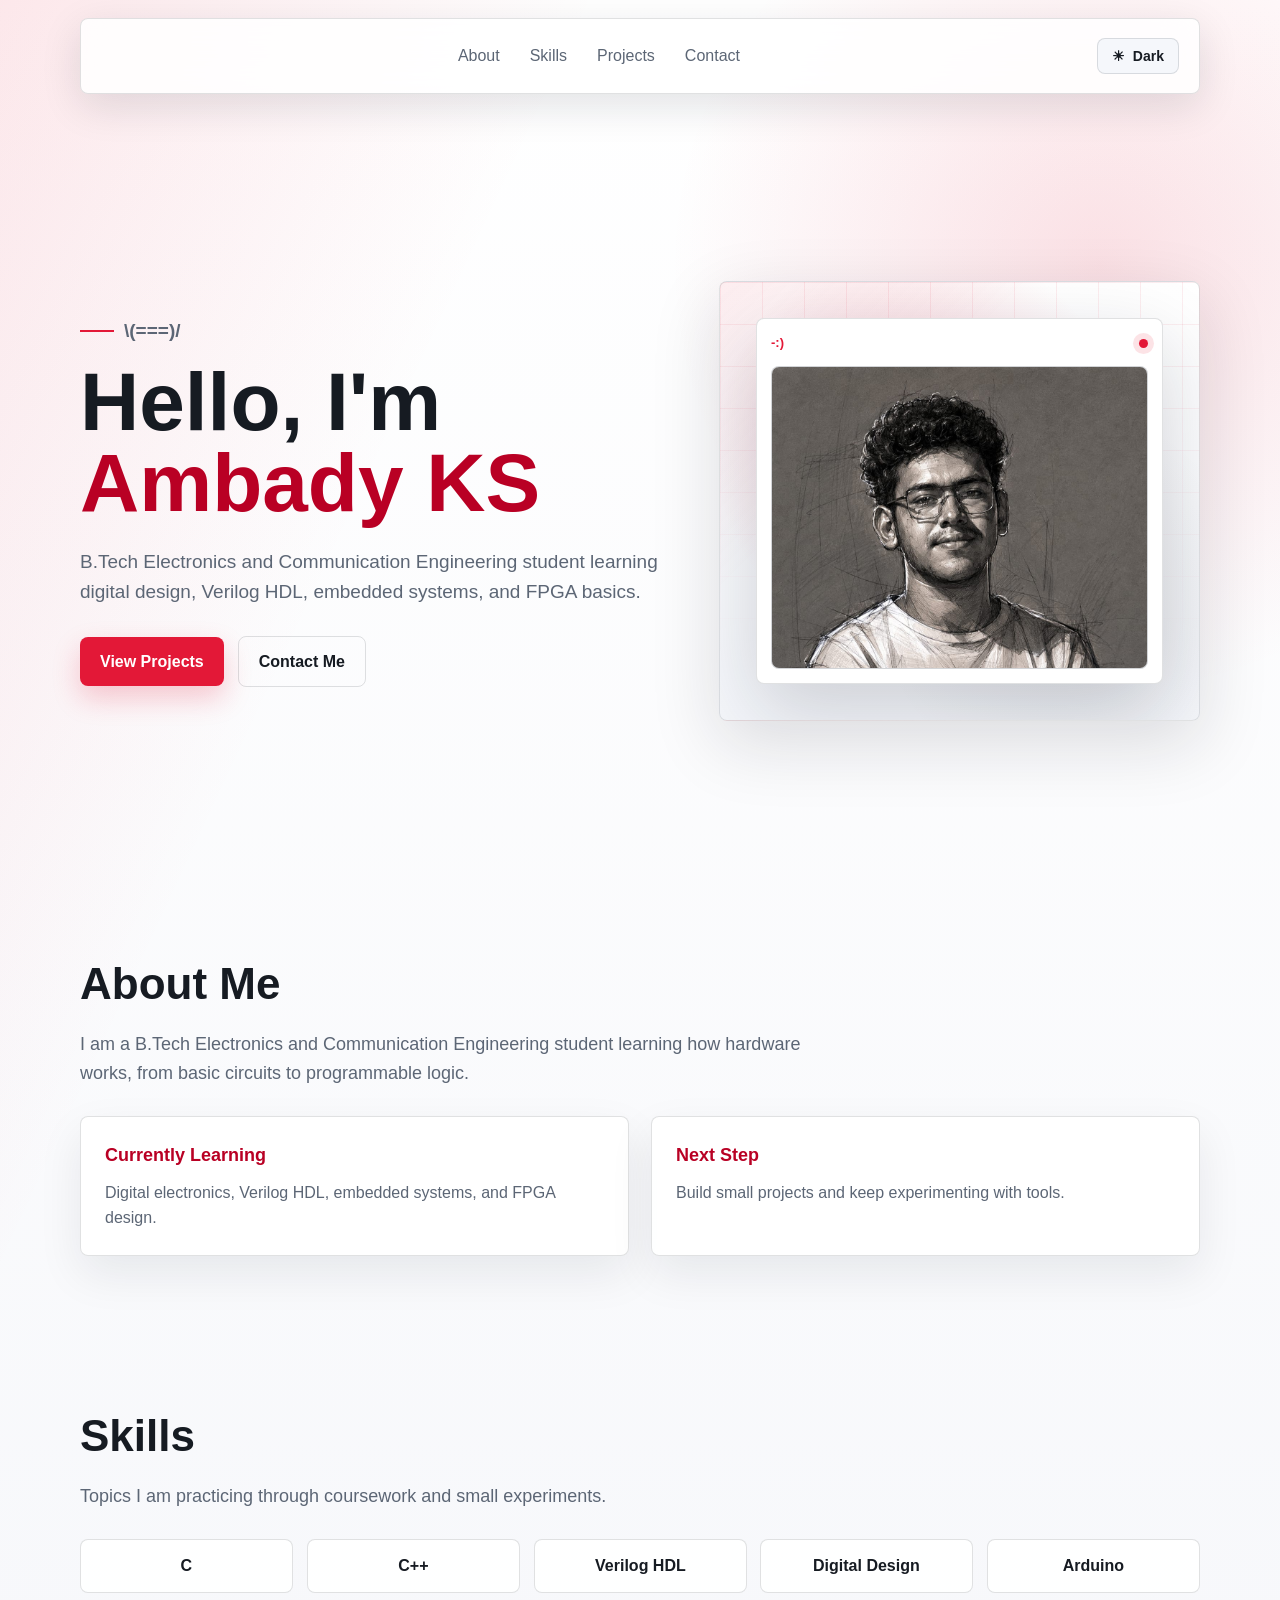
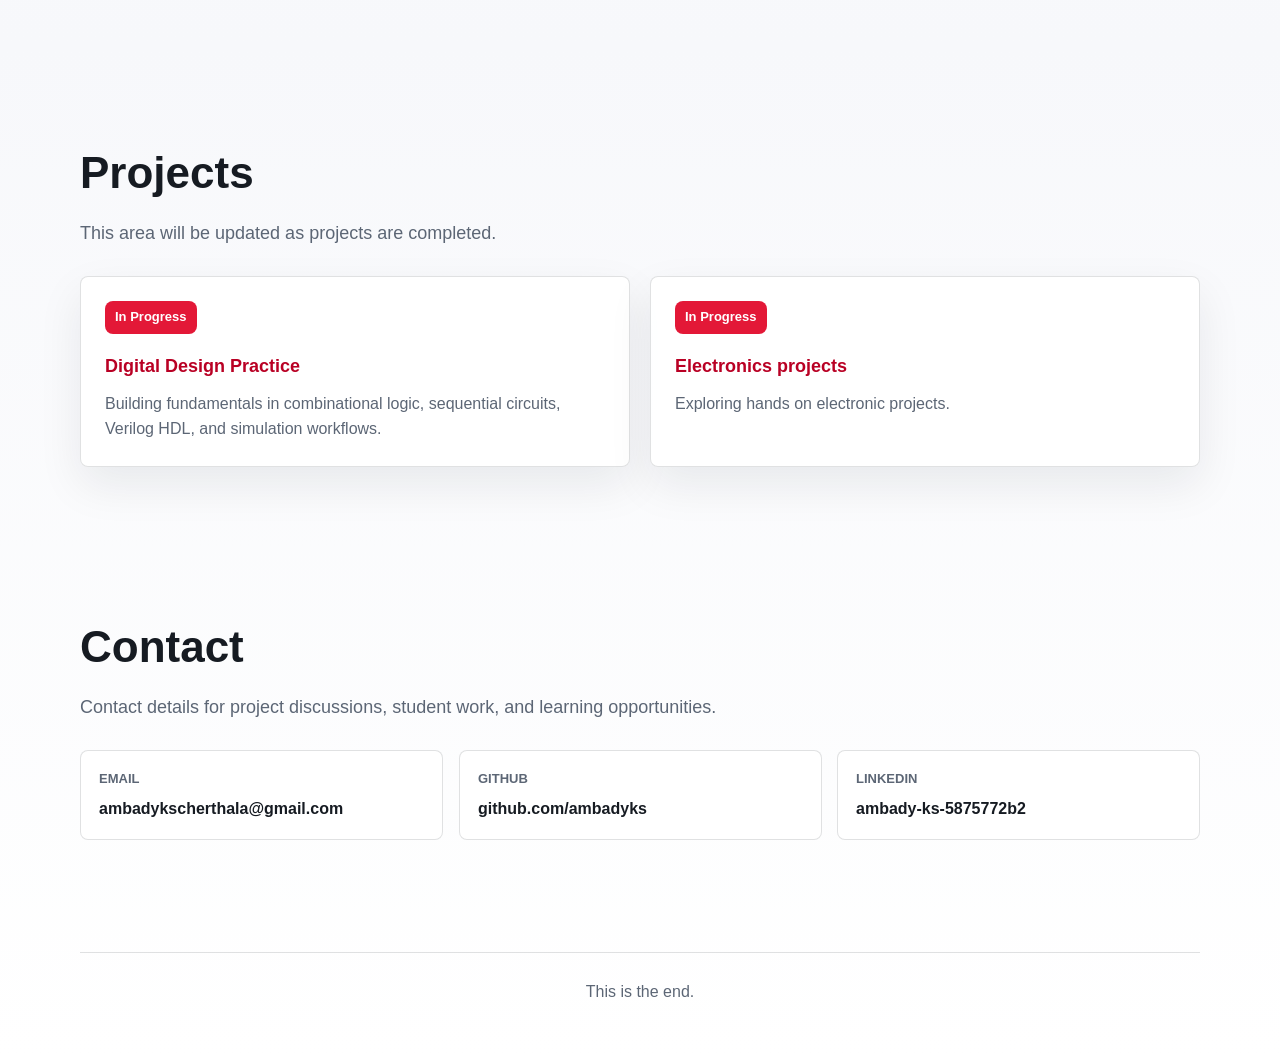
<file: myportfolio/Public/index.html>
﻿<!DOCTYPE html>
<html lang="en">

<head>
    <meta charset="UTF-8">
    <meta name="viewport" content="width=device-width, initial-scale=1.0">
    <title>Ambady KS | Portfolio</title>
    <link rel="stylesheet" href="style.css">
    <script>
        (function () {
            try {
                var saved = localStorage.getItem("theme");
                var theme = saved === "dark" || saved === "light"
                    ? saved
                    : (window.matchMedia("(prefers-color-scheme: dark)").matches ? "dark" : "light");
                document.documentElement.setAttribute("data-theme", theme);
            } catch (e) {}
        })();
    </script>
</head>

<body>
    <header>
        <h1> </h1>

        <nav aria-label="Primary navigation">
            <a href="#about">About</a>
            <a href="#skills">Skills</a>
            <a href="#projects">Projects</a>
            <a href="#contact">Contact</a>
        </nav>

        <button class="theme-toggle" type="button" aria-label="Switch to dark mode">
            <span class="theme-text">Dark</span>
        </button>
    </header>

    <main>
        <section class="myself" aria-label="Introduction">
            <div class="reveal reveal-left show">
                <p class="oscilloscope">\(===)/</p>
                <h2>Hello, I'm <span>Ambady KS</span></h2>

                <p>
                    B.Tech Electronics and Communication Engineering student learning digital design,
                    Verilog HDL, embedded systems, and FPGA basics.
                </p>

                <div class="myself-actions">
                    <a class="btn" href="#projects">View Projects</a>
                    <a class="btn secondary" href="#contact">Contact Me</a>
                </div>
            </div>

            <div class="myself-visual reveal reveal-right show" aria-hidden="true">
                <div class="portrait-card">
                    <div class="portrait-label">-:) </div>
                    <img class="myself-portrait" src="portrait.jpeg" alt="Portrait of Ambady KS">
                </div>
            </div>
        </section>

        <section id="about">
            <h2 class="reveal">About Me</h2>
            <p class="section-intro reveal" style="--delay: 0.08s;">
                I am a B.Tech Electronics and Communication Engineering student learning how
                hardware works, from basic circuits to programmable logic.
            </p>

            <div class="about-grid">
                <div class="info-card reveal" style="--delay: 0.14s;">
                    <strong>Currently Learning</strong>
                    <p>Digital electronics, Verilog HDL, embedded systems, and FPGA design.</p>
                </div>
                <div class="info-card reveal" style="--delay: 0.2s;">
                    <strong>Next Step</strong>
                    <p>Build small projects and keep experimenting with tools.</p>
                </div>
            </div>
        </section>

        <section id="skills">
            <h2 class="reveal">Skills</h2>
            <p class="section-intro reveal" style="--delay: 0.08s;">
                Topics I am practicing through coursework and small experiments.
            </p>

            <div class="skills">
                <div class="skill reveal" style="--delay: 0.12s;">C</div>
                <div class="skill reveal" style="--delay: 0.16s;">C++</div>
                <div class="skill reveal" style="--delay: 0.2s;">Verilog HDL</div>
                <div class="skill reveal" style="--delay: 0.24s;">Digital Design</div>
                <div class="skill reveal" style="--delay: 0.28s;">Arduino</div>
            </div>
        </section>

        <section id="projects">
            <h2 class="reveal">Projects</h2>
            <p class="section-intro reveal" style="--delay: 0.08s;">
                This area will be updated as projects are completed.
            </p>

            <div class="projects">
                <article class="card reveal" style="--delay: 0.14s;">
                    <span class="tag">In Progress</span>
                    <h3>Digital Design Practice</h3>
                    <p>
                        Building fundamentals in combinational logic, sequential circuits, Verilog HDL, and simulation
                        workflows.
                    </p>
                </article>

                <article class="card reveal" style="--delay: 0.2s;">
                    <span class="tag">In Progress</span>
                    <h3>Electronics projects</h3>
                    <p>
                        Exploring hands on electronic projects.
                    </p>
                </article>
            </div>
        </section>

        <section id="contact">
            <h2 class="reveal">Contact</h2>
            <p class="section-intro reveal" style="--delay: 0.08s;">
                Contact details for project discussions, student work, and learning opportunities.
            </p>

            <div class="contact-grid">
                <a class="contact-link reveal" style="--delay: 0.12s;" href="mailto:ambadykscherthala@gmail.com">
                    <span>Email</span>
                    <strong>ambadykscherthala@gmail.com</strong>
                </a>
                <a class="contact-link reveal" style="--delay: 0.16s;" href="https://github.com/ambadyks" target="_blank" rel="noreferrer">
                    <span>GitHub</span>
                    <strong>github.com/ambadyks</strong>
                </a>
                <a class="contact-link reveal" style="--delay: 0.2s;" href="https://linkedin.com/in/ambady-ks-5875772b2" target="_blank" rel="noreferrer">
                    <span>LinkedIn</span>
                    <strong>ambady-ks-5875772b2</strong>
                </a>
            </div>
        </section>
    </main>

    <footer>
        <p> This is the end.</p>
    </footer>

    <button class="back-to-top" type="button" aria-label="Back to top">^</button>
    <script src="script.js"></script>
</body>

</html>
</file>
<file: myportfolio/Public/style.css>
﻿:root {
            --bg: #ffffff;
            --panel: #ffffff;
            --panel-soft: #f5f7fb;
            --text: #161b22;
            --muted: #5c6675;
            --accent: #e31837;
            --accent-2: #b90024;
            --line: rgba(22, 27, 34, 0.13);
            --shadow: 0 22px 70px rgba(18, 24, 38, 0.14);
            --bg-gradient:
                linear-gradient(115deg, rgba(227, 24, 55, 0.1), transparent 34rem),
                radial-gradient(circle at 86% 10%, rgba(227, 24, 55, 0.13), transparent 27rem),
                linear-gradient(180deg, #ffffff, #f7f8fb 62%, #ffffff);
            --header-bg: rgba(255, 255, 255, 0.86);
            --card-bg: rgba(255, 255, 255, 0.88);
        }

        [data-theme="dark"] {
            --bg: #0f1115;
            --panel: #161922;
            --panel-soft: #1b1f29;
            --text: #eef1f6;
            --muted: #9aa3b2;
            --accent: #ff4d63;
            --accent-2: #ff7a8a;
            --line: rgba(255, 255, 255, 0.12);
            --shadow: 0 22px 70px rgba(0, 0, 0, 0.45);
            --bg-gradient:
                linear-gradient(115deg, rgba(255, 77, 99, 0.08), transparent 34rem),
                radial-gradient(circle at 86% 10%, rgba(255, 77, 99, 0.1), transparent 27rem),
                linear-gradient(180deg, #0f1115, #121521 62%, #0f1115);
            --header-bg: rgba(22, 25, 34, 0.86);
            --card-bg: rgba(22, 25, 34, 0.88);
        }

        * {
            margin: 0;
            padding: 0;
            box-sizing: border-box;
        }

        html {
            scroll-behavior: smooth;
        }

        body {
            min-height: 100vh;
            font-family: Arial, Helvetica, sans-serif;
            background: var(--bg-gradient);
            background-color: var(--bg);
            color: var(--text);
            line-height: 1.6;
            transition: background-color 0.3s ease, color 0.3s ease;
        }

        a {
            color: inherit;
        }

        header {
            width: min(1120px, calc(100% - 40px));
            margin: 18px auto 0;
            padding: 16px 20px;
            display: flex;
            justify-content: space-between;
            align-items: center;
            gap: 20px;
            position: sticky;
            top: 16px;
            z-index: 10;
            background: var(--header-bg);
            border: 1px solid var(--line);
            border-radius: 8px;
            backdrop-filter: blur(16px);
            box-shadow: 0 12px 40px rgba(18, 24, 38, 0.12);
            transition: background-color 0.3s ease, border-color 0.3s ease;
        }

        header h1 {
            font-size: 22px;
            color: var(--text);
            letter-spacing: 0;
        }

        nav {
            display: flex;
            align-items: center;
            gap: 6px;
            flex-wrap: wrap;
        }

        nav a {
            text-decoration: none;
            color: var(--muted);
            padding: 8px 12px;
            border-radius: 8px;
            transition: 0.2s ease;
        }

        nav a.active {
            color: #ffffff;
            background: var(--accent);
            box-shadow: 0 8px 18px rgba(227, 24, 55, 0.22);
        }

        nav a:hover {
            color: var(--text);
            background: rgba(227, 24, 55, 0.08);
        }

        nav a.active:hover {
            color: #ffffff;
            background: var(--accent-2);
        }

        .theme-toggle {
            display: inline-flex;
            align-items: center;
            gap: 8px;
            padding: 9px 14px;
            border: 1px solid var(--line);
            border-radius: 8px;
            background: var(--panel-soft);
            color: var(--text);
            font-family: inherit;
            font-size: 14px;
            font-weight: 700;
            cursor: pointer;
            transition: 0.2s ease, background-color 0.3s ease, border-color 0.3s ease;
        }

        .theme-toggle:hover {
            border-color: rgba(227, 24, 55, 0.48);
            background: rgba(227, 24, 55, 0.08);
        }

        .theme-toggle::before {
            content: "\2600";
            font-size: 14px;
            line-height: 1;
        }

        [data-theme="dark"] .theme-toggle::before {
            content: "\1F319";
        }

        main {
            overflow: hidden;
        }

        .myself {
            width: min(1120px, calc(100% - 40px));
            min-height: calc(100vh - 112px);
            margin: 0 auto;
            padding: 90px 0 64px;
            display: grid;
            grid-template-columns: minmax(0, 1.1fr) minmax(280px, 0.9fr);
            align-items: center;
            gap: 52px;
        }

        .oscilloscope {
            display: inline-flex;
            align-items: center;
            gap: 10px;
            margin-bottom: 18px;
            color: var(--accent);
            font-size: 14px;
            font-weight: 700;
            text-transform: uppercase;
        }

        .oscilloscope::before {
            content: "";
            width: 34px;
            height: 2px;
            background: var(--accent);
        }

        .myself h2 {
            max-width: 740px;
            font-size: clamp(42px, 8vw, 82px);
            line-height: 0.98;
            margin-bottom: 24px;
        }

        .myself h2 span {
            color: var(--accent-2);
        }

        .myself p {
            max-width: 650px;
            color: var(--muted);
            font-size: 19px;
            margin-bottom: 16px;
        }

        .myself-actions {
            display: flex;
            align-items: center;
            gap: 14px;
            flex-wrap: wrap;
            margin-top: 28px;
        }

        .btn {
            display: inline-flex;
            align-items: center;
            justify-content: center;
            min-height: 46px;
            padding: 12px 20px;
            background: var(--accent);
            color: #ffffff;
            font-weight: 700;
            text-decoration: none;
            border-radius: 8px;
            transition: 0.2s ease;
            box-shadow: 0 12px 28px rgba(227, 24, 55, 0.22);
        }

        .btn:hover {
            transform: translateY(-2px);
            background: var(--accent-2);
        }

        .btn.secondary {
            background: transparent;
            color: var(--text);
            border: 1px solid var(--line);
            box-shadow: none;
        }

        .btn.secondary:hover {
            background: rgba(227, 24, 55, 0.08);
        }

        .myself-visual {
            position: relative;
            min-height: 440px;
            border: 1px solid var(--line);
            border-radius: 8px;
            background:
                linear-gradient(135deg, rgba(227, 24, 55, 0.08), transparent 34%),
                linear-gradient(180deg, var(--panel), var(--panel-soft));
            box-shadow: var(--shadow);
            overflow: hidden;
            transition: background-color 0.3s ease, border-color 0.3s ease;
        }

        .myself-visual::before,
        .myself-visual::after {
            content: "";
            position: absolute;
            inset: 0;
        }

        .myself-visual::before {
            background-image:
                linear-gradient(rgba(227, 24, 55, 0.08) 1px, transparent 1px),
                linear-gradient(90deg, rgba(227, 24, 55, 0.08) 1px, transparent 1px);
            background-size: 42px 42px;
            mask-image: linear-gradient(to bottom, black, transparent 86%);
        }

        .myself-visual::after {
            background:
                radial-gradient(circle at 42% 38%, rgba(227, 24, 55, 0.22), transparent 13rem),
                radial-gradient(circle at 72% 72%, rgba(22, 27, 34, 0.08), transparent 12rem);
        }

        .portrait-card {
            position: absolute;
            inset: 36px;
            z-index: 1;
            display: flex;
            flex-direction: column;
            gap: 12px;
            padding: 14px;
            border: 1px solid var(--line);
            border-radius: 8px;
            background: var(--panel);
            box-shadow: 0 28px 80px rgba(18, 24, 38, 0.18);
            transition: background-color 0.3s ease, border-color 0.3s ease;
        }

        .portrait-label {
            display: flex;
            align-items: center;
            justify-content: space-between;
            gap: 12px;
            color: var(--accent);
            font-size: 13px;
            font-weight: 800;
            text-transform: uppercase;
        }

        .portrait-label::after {
            content: "";
            width: 9px;
            height: 9px;
            border-radius: 50%;
            background: var(--accent);
            box-shadow: 0 0 0 6px rgba(227, 24, 55, 0.12);
        }

        .myself-portrait {
            width: 100%;
            min-height: 0;
            flex: 1;
            display: block;
            object-fit: cover;
            object-position: center top;
            border-radius: 8px;
            border: 1px solid rgba(22, 27, 34, 0.14);
            background: #f1f3f6;
        }

        section {
            width: min(1120px, calc(100% - 40px));
            margin: 0 auto;
            padding: 78px 0;
        }

        section h2 {
            margin-bottom: 22px;
            font-size: clamp(30px, 4vw, 44px);
            line-height: 1.1;
        }

        .section-intro {
            max-width: 760px;
            color: var(--muted);
            font-size: 18px;
        }

        .about-grid {
            display: grid;
            grid-template-columns: 1fr 1fr;
            gap: 22px;
            margin-top: 28px;
        }

        .info-card,
        .card {
            background: var(--card-bg);
            border: 1px solid var(--line);
            border-radius: 8px;
            padding: 24px;
            box-shadow: 0 18px 45px rgba(18, 24, 38, 0.08);
            transition: background-color 0.3s ease, border-color 0.3s ease;
        }

        .info-card strong,
        .card h3 {
            display: block;
            margin-bottom: 10px;
            color: var(--accent-2);
            font-size: 18px;
        }

        .info-card p,
        .card p {
            color: var(--muted);
        }

        .skills {
            display: grid;
            grid-template-columns: repeat(auto-fit, minmax(140px, 1fr));
            gap: 14px;
            margin-top: 28px;
        }

        .skill {
            min-height: 54px;
            display: flex;
            align-items: center;
            justify-content: center;
            padding: 12px 16px;
            background: var(--card-bg);
            border: 1px solid var(--line);
            border-radius: 8px;
            color: var(--text);
            font-weight: 700;
            text-align: center;
            transition: 0.2s ease, background-color 0.3s ease, border-color 0.3s ease;
        }

        .skill:hover {
            transform: translateY(-3px);
            border-color: rgba(227, 24, 55, 0.48);
            background: rgba(227, 24, 55, 0.08);
        }

        .projects {
            display: grid;
            grid-template-columns: repeat(auto-fit, minmax(260px, 1fr));
            gap: 20px;
            margin-top: 28px;
        }

        .card {
            min-height: 190px;
            display: flex;
            flex-direction: column;
        }

        .card .tag {
            display: inline-flex;
            align-self: flex-start;
            margin-bottom: 18px;
            padding: 6px 10px;
            border-radius: 8px;
            color: #ffffff;
            background: var(--accent);
            font-size: 13px;
            font-weight: 800;
        }

        .contact-grid {
            display: grid;
            grid-template-columns: repeat(auto-fit, minmax(230px, 1fr));
            gap: 16px;
            margin-top: 28px;
        }

        .contact-link {
            display: block;
            padding: 18px;
            border: 1px solid var(--line);
            border-radius: 8px;
            background: var(--card-bg);
            text-decoration: none;
            transition: 0.2s ease, background-color 0.3s ease, border-color 0.3s ease;
        }

        .contact-link span {
            display: block;
            color: var(--muted);
            font-size: 13px;
            text-transform: uppercase;
            font-weight: 800;
        }

        .contact-link strong {
            display: block;
            margin-top: 6px;
            overflow-wrap: anywhere;
        }

        .contact-link:hover {
            transform: translateY(-2px);
            border-color: rgba(227, 24, 55, 0.48);
            background: rgba(227, 24, 55, 0.08);
        }

        footer {
            width: min(1120px, calc(100% - 40px));
            margin: 34px auto 24px;
            padding: 26px 0;
            border-top: 1px solid var(--line);
            color: var(--muted);
            text-align: center;
        }

        .back-to-top {
            position: fixed;
            right: 22px;
            bottom: 22px;
            z-index: 20;
            width: 46px;
            height: 46px;
            display: grid;
            place-items: center;
            border: 0;
            border-radius: 50%;
            background: var(--accent);
            color: #ffffff;
            font-size: 24px;
            font-weight: 900;
            cursor: pointer;
            box-shadow: 0 16px 34px rgba(227, 24, 55, 0.28);
            opacity: 0;
            pointer-events: none;
            transform: translateY(14px);
            transition: 0.2s ease;
        }

        .back-to-top.show {
            opacity: 1;
            pointer-events: auto;
            transform: translateY(0);
        }

        .back-to-top:hover {
            background: var(--accent-2);
            transform: translateY(-3px);
        }

        .reveal {
            opacity: 0;
            transform: translateY(34px);
            transition:
                opacity 0.75s ease,
                transform 0.75s ease;
            transition-delay: var(--delay, 0s);
            will-change: opacity, transform;
        }

        .reveal.show {
            opacity: 1;
            transform: translateY(0);
        }

        .reveal-left {
            transform: translateX(-34px);
        }

        .reveal-right {
            transform: translateX(34px);
        }

        .reveal-left.show,
        .reveal-right.show {
            transform: translateX(0);
        }

        @media (prefers-reduced-motion: reduce) {
            html {
                scroll-behavior: auto;
            }

            .reveal,
            .reveal-left,
            .reveal-right {
                opacity: 1;
                transform: none;
                transition: none;
            }
        }

        @media (max-width: 860px) {
            header {
                align-items: flex-start;
                flex-direction: column;
            }

            .myself {
                grid-template-columns: 1fr;
                min-height: auto;
                padding-top: 70px;
            }

            .myself-visual {
                min-height: 340px;
            }

            .portrait-card {
                inset: 54px;
            }

            .about-grid {
                grid-template-columns: 1fr;
            }
        }

        @media (max-width: 560px) {
            header,
            .myself,
            section,
            footer {
                width: min(100% - 28px, 1120px);
            }

            header {
                top: 8px;
                margin-top: 8px;
                padding: 14px;
            }

            nav a {
                padding: 7px 9px;
            }

            .myself {
                padding: 58px 0 42px;
                gap: 32px;
            }

            .myself p,
            .section-intro {
                font-size: 16px;
            }

            .myself-actions {
                align-items: stretch;
                flex-direction: column;
            }

            .btn {
                width: 100%;
            }

            .back-to-top {
                right: 14px;
                bottom: 14px;
                width: 42px;
                height: 42px;
            }

            .myself-visual {
                min-height: 280px;
            }

            .portrait-card {
                inset: 24px;
                padding: 14px;
                gap: 10px;
            }

            section {
                padding: 56px 0;
            }
        }
</file>
